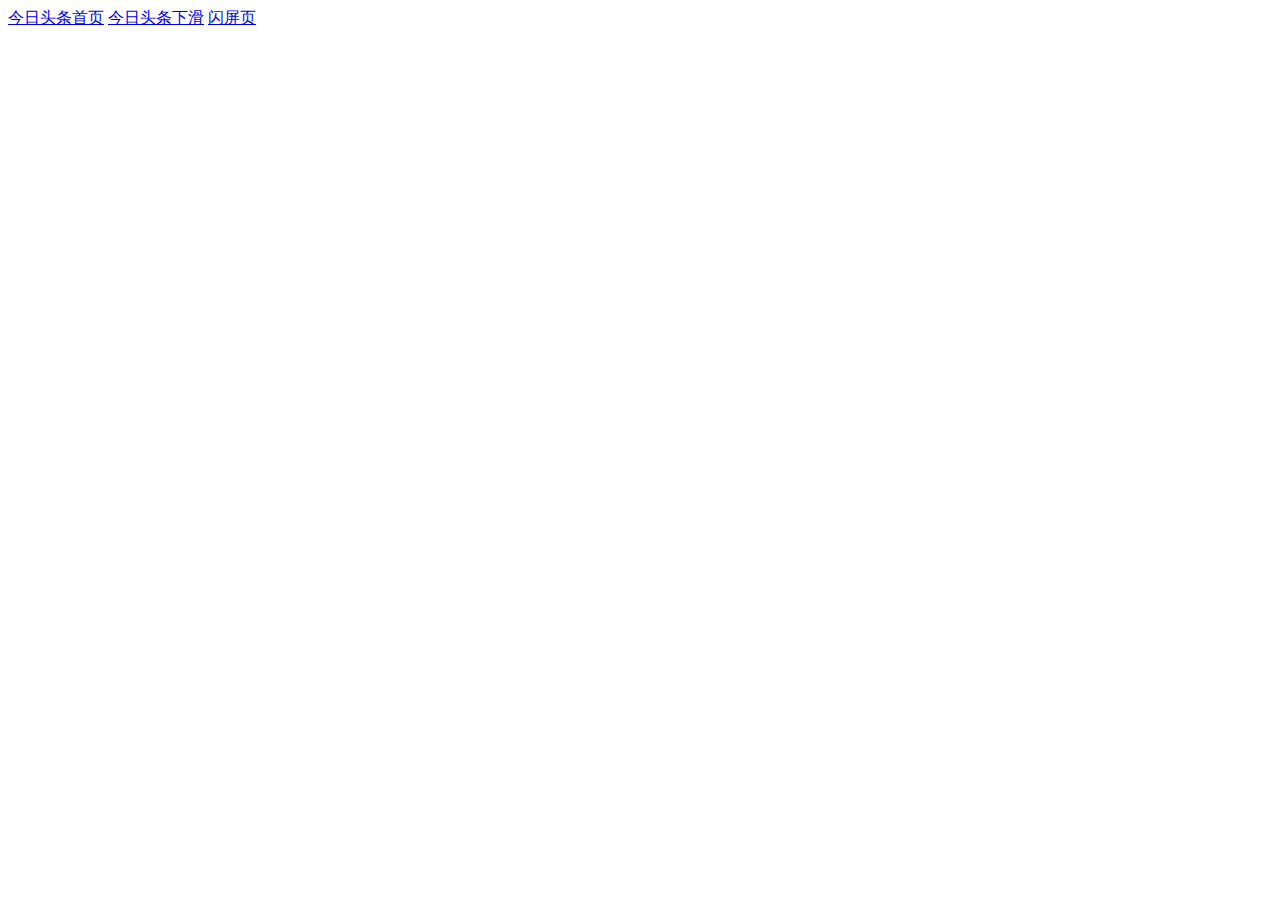
<file: index.html>
<!DOCTYPE html>
<html lang="en">
<head>
	<meta charset="UTF-8">
	<title>作业</title>
</head>
<body>
	<a href="one.html">今日头条首页</a>
	<a href="second.html">今日头条下滑</a>
	<a href="three.html">闪屏页</a>
</body>
</html>
</file>
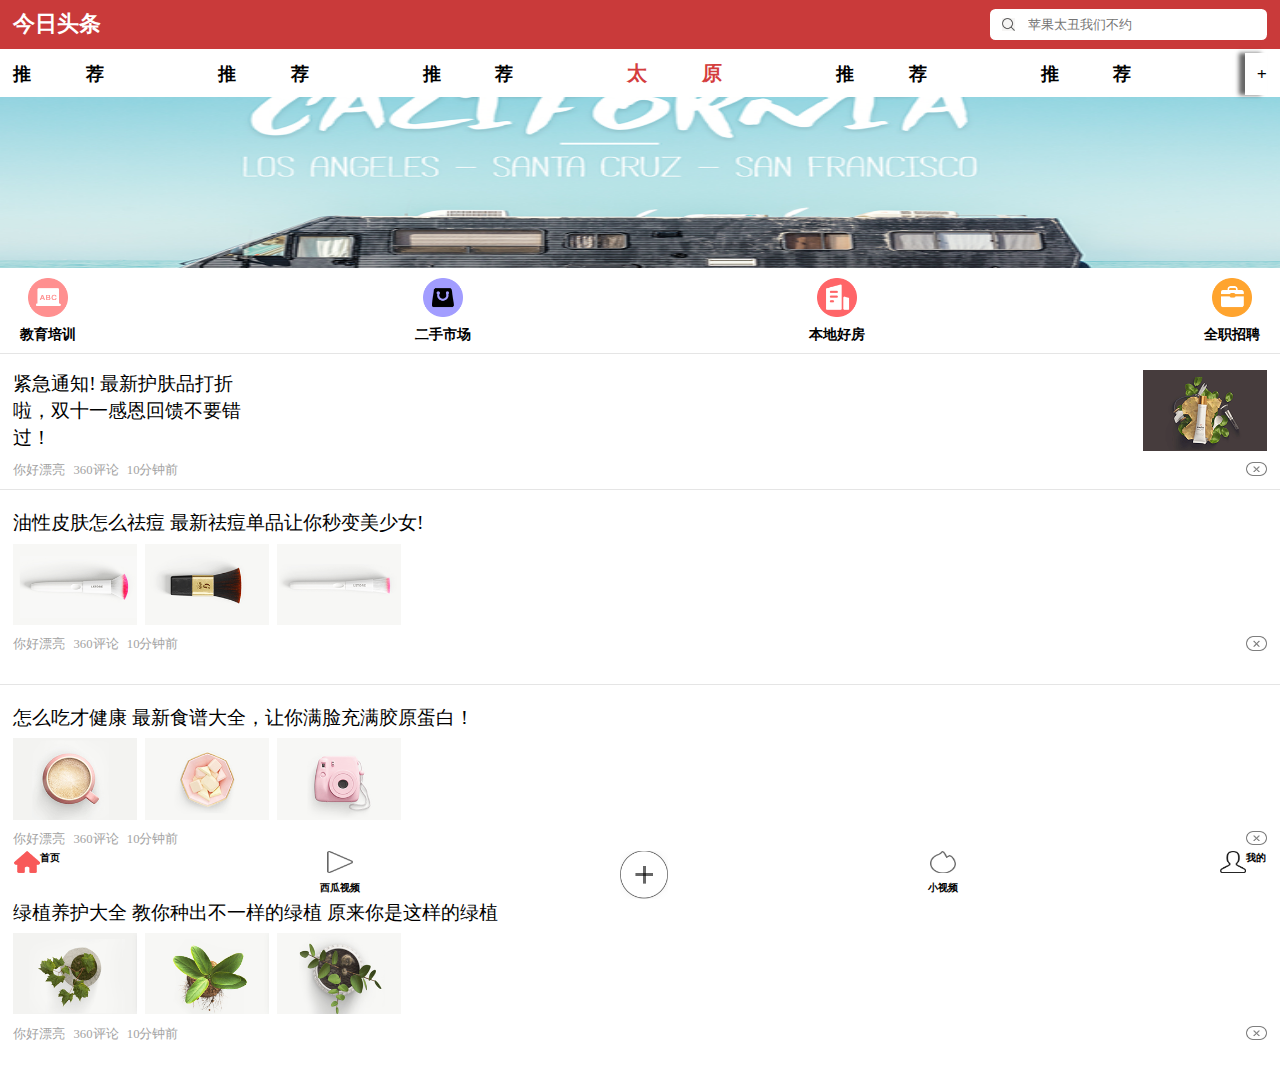
<file: one.html>
<!DOCTYPE html>
<html lang="en">
<head>
<meta name="viewport" content="width=device-width, initial-scale=1.0,maximum-scale=1.0,minimum-scale=1.0, user-scalable=0">   
	<meta charset="UTF-8">
	<title>今日头条</title>
	<link rel="stylesheet" href="css/media.css">
	<link rel="stylesheet" href="css/public.css">
	<link rel="stylesheet" href="css/index.css">
</head>
<body>
<div class="bigbox">
	<!-- 头部开始 -->
	<header>
		<h1 class="head-title">今日头条</h1>
		<div class="search">
			<input type="text" placeholder="苹果太丑我们不约">
			<img  class="search-btn" src="img/search.png" alt="">
		</div>
	</header>
	<!-- 头部结束 -->

	<!-- 导航开始 -->
	<nav> 
		<a href="">推荐</a>
		<a href="">推荐</a>
		<a href="">推荐</a>
		<a href="" class="nav_active">太原</a>
		<a href="">推荐</a>
		<a href="">推荐</a>
		<a href="" class="nav_more">+</a>
	</nav>
	<!-- 导航结束 -->

	<!-- banner开始 -->
	<div class="banner">
		<img src="img/首页_03.png" alt="">
	</div>
	<!-- banner结束 -->

	<!-- 分类导航开始 -->
	<ul class="category">
		<li>
			<img src="img/首页_10.png" alt="">
			<h1>教育培训</h1>
		</li>
		<li>
			<img src="img/首页_07.png" alt="">
			<h1>二手市场</h1>
		</li>
		<li>
			<img src="img/首页_13.png" alt="">
			<h1>本地好房</h1>
		</li>
		<li>
			<img src="img/首页_15.png" alt="">
			<h1>全职招聘</h1>
		</li>

	</ul>
	<!-- 分类导航开始 -->

	<!-- 内容开始 -->
	<div class="box">
		<div class="item">
			<div class="item-top">
				<div class="item-top-left">紧急通知! 最新护肤品打折啦，双十一感恩回馈不要错过！</div>
				<img  class="item-top-right" src="img/首页_22.png" alt="">
			</div>	
			<div class="item-bottom">
				<span>你好漂亮</span>
				<span>360评论</span>
				<span>10分钟前</span>
				<img  class="item-bottom-icon" src="img/首页_42.png" alt="">
			</div>
		</div>
		<div class="items">
			<div class="items-top">油性皮肤怎么祛痘 最新祛痘单品让你秒变美少女!</div>
			<div class="items-zhong">
				<img src="img/首页_26.png" alt="">
				<img src="img/首页_28.png" alt="">
				<img src="img/首页_30.png" alt="">
			</div>
			<div class="item-bottom">
				<span>你好漂亮</span>
				<span>360评论</span>
				<span>10分钟前</span>
				<img  class="item-bottom-icon" src="img/首页_42.png" alt="">
			</div>
		</div>
		<div class="items">
			<div class="items-top">怎么吃才健康  最新食谱大全，让你满脸充满胶原蛋白！</div>
			<div class="items-zhong">
				<img src="img/首页_35.png" alt="">
				<img src="img/首页_36.png" alt="">
				<img src="img/首页_37.png" alt="">
			</div>
			<div class="item-bottom">
				<span>你好漂亮</span>
				<span>360评论</span>
				<span>10分钟前</span>
				<img  class="item-bottom-icon" src="img/首页_42.png" alt="">
			</div>
		</div>
		<div class="items">
			<div class="items-top">绿植养护大全 教你种出不一样的绿植 原来你是这样的绿植</div>
			<div class="items-zhong">
				<img src="img/zhiwu_03.png" alt="">
				<img src="img/zhiwu_05.png" alt="">
				<img src="img/zhiwu_07.png" alt="">
			</div>
			<div class="item-bottom">
				<span>你好漂亮</span>
				<span>360评论</span>
				<span>10分钟前</span>
				<img  class="item-bottom-icon" src="img/首页_42.png" alt="">
			</div>
		</div>
		<ul class="footer">
			<li>
				<img src="img/footer_06.png" alt="">
				<h1>首页</h1>
			</li>
		  	<li class="footer-item2">
		  		<img src="img/footer_12.png"  alt="">
				<h1>西瓜视频</h1>
		  	</li>
		  	<li>
		  		<img src="img/footer_03.png"  class="footer-item1" alt="">
		  	</li>
		  	<li>
		  		<img src="img/footer_09.png" alt="">
				<h1>小视频</h1>
		  	</li>
		  	<li>
		  		<img src="img/footer_4.png" alt="">
				<h1>我的</h1>
		  	</li>
		  	
		</ul>
	</div>
	<!-- 内容结束 -->
</div>
</body>
</html>
</file>
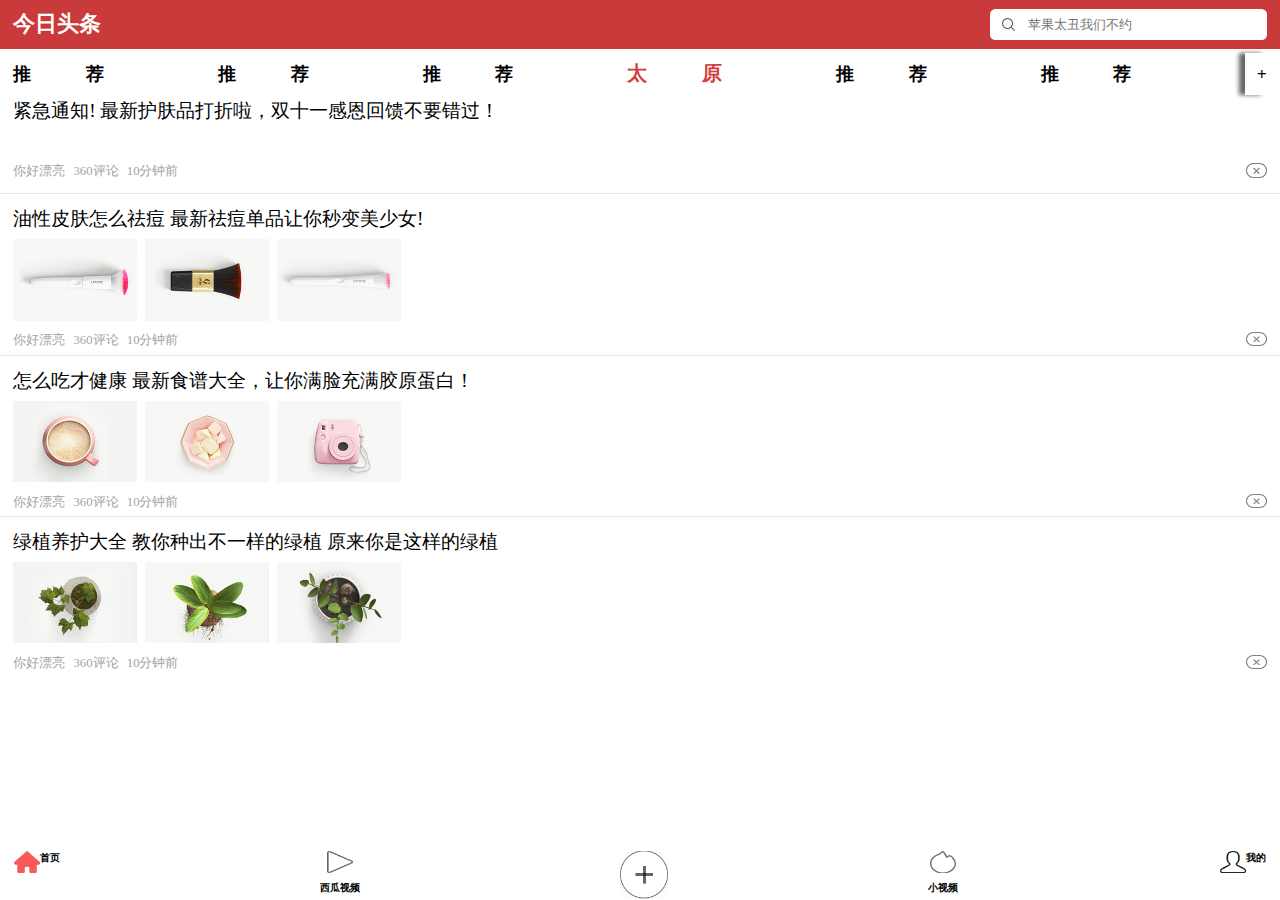
<file: second.html>
<!DOCTYPE html>
<html lang="en">
<head>
<meta name="viewport" content="width=device-width, initial-scale=1.0,maximum-scale=1.0,minimum-scale=1.0, user-scalable=0">
	<meta charset="UTF-8">
	<title>second</title>
	<link rel="stylesheet" href="css/media.css">
	<link rel="stylesheet" href="css/public.css">
	<link rel="stylesheet" href="css/second.css">
</head>
<body>
	<div class="box">
		<header>
			<h1 class="head-title">今日头条</h1>
			<div class="search">
				<input type="text" placeholder="苹果太丑我们不约">
				<img  class="search-btn" src="img/search.png" alt="">
			</div>
		</header>

		<nav> 
			<a href="">推荐</a>
			<a href="">推荐</a>
			<a href="">推荐</a>
			<a href="" class="nav_active">太原</a>
			<a href="">推荐</a>
			<a href="">推荐</a>
			<a href="" class="nav_more">+</a>
		</nav>

		<div class="item">
			<div class="item-top">紧急通知! 最新护肤品打折啦，双十一感恩回馈不要错过！</div>	
			<div class="item-bottom">
				<span>你好漂亮</span>
				<span>360评论</span>
				<span>10分钟前</span>
				<img  class="item-bottom-icon" src="img/首页_42.png" alt="">
			</div>
		</div>
		<div class="items">
			<div class="items-top">油性皮肤怎么祛痘 最新祛痘单品让你秒变美少女!</div>
			<div class="items-zhong">
				<img src="img/首页_26.png" alt="">
				<img src="img/首页_28.png" alt="">
				<img src="img/首页_30.png" alt="">
			</div>
			<div class="item-bottom">
				<span>你好漂亮</span>
				<span>360评论</span>
				<span>10分钟前</span>
				<img  class="item-bottom-icon" src="img/首页_42.png" alt="">
			</div>
		</div>
		<div class="items">
			<div class="items-top">怎么吃才健康  最新食谱大全，让你满脸充满胶原蛋白！</div>
			<div class="items-zhong">
				<img src="img/首页_35.png" alt="">
				<img src="img/首页_36.png" alt="">
				<img src="img/首页_37.png" alt="">
			</div>
			<div class="item-bottom">
				<span>你好漂亮</span>
				<span>360评论</span>
				<span>10分钟前</span>
				<img  class="item-bottom-icon" src="img/首页_42.png" alt="">
			</div>
		</div>
		<div class="items">
			<div class="items-top">绿植养护大全 教你种出不一样的绿植 原来你是这样的绿植</div>
			<div class="items-zhong">
				<img src="img/zhiwu_03.png" alt="">
				<img src="img/zhiwu_05.png" alt="">
				<img src="img/zhiwu_07.png" alt="">
			</div>
			<div class="item-bottom">
				<span>你好漂亮</span>
				<span>360评论</span>
				<span>10分钟前</span>
				<img  class="item-bottom-icon" src="img/首页_42.png" alt="">
			</div>
		</div>
		<ul class="footer">
			<li>
				<img src="img/footer_06.png" alt="">
				<h1>首页</h1>
			</li>
		  	<li class="footer-item2">
		  		<img src="img/footer_12.png"  alt="">
				<h1>西瓜视频</h1>
		  	</li>
		  	<li>
		  		<img src="img/footer_03.png"  class="footer-item1" alt="">
		  	</li>
		  	<li>
		  		<img src="img/footer_09.png" alt="">
				<h1>小视频</h1>
		  	</li>
		  	<li>
		  		<img src="img/footer_4.png" alt="">
				<h1>我的</h1>
		  	</li>
		</ul>
	</div>
</body>
</html>
</file>
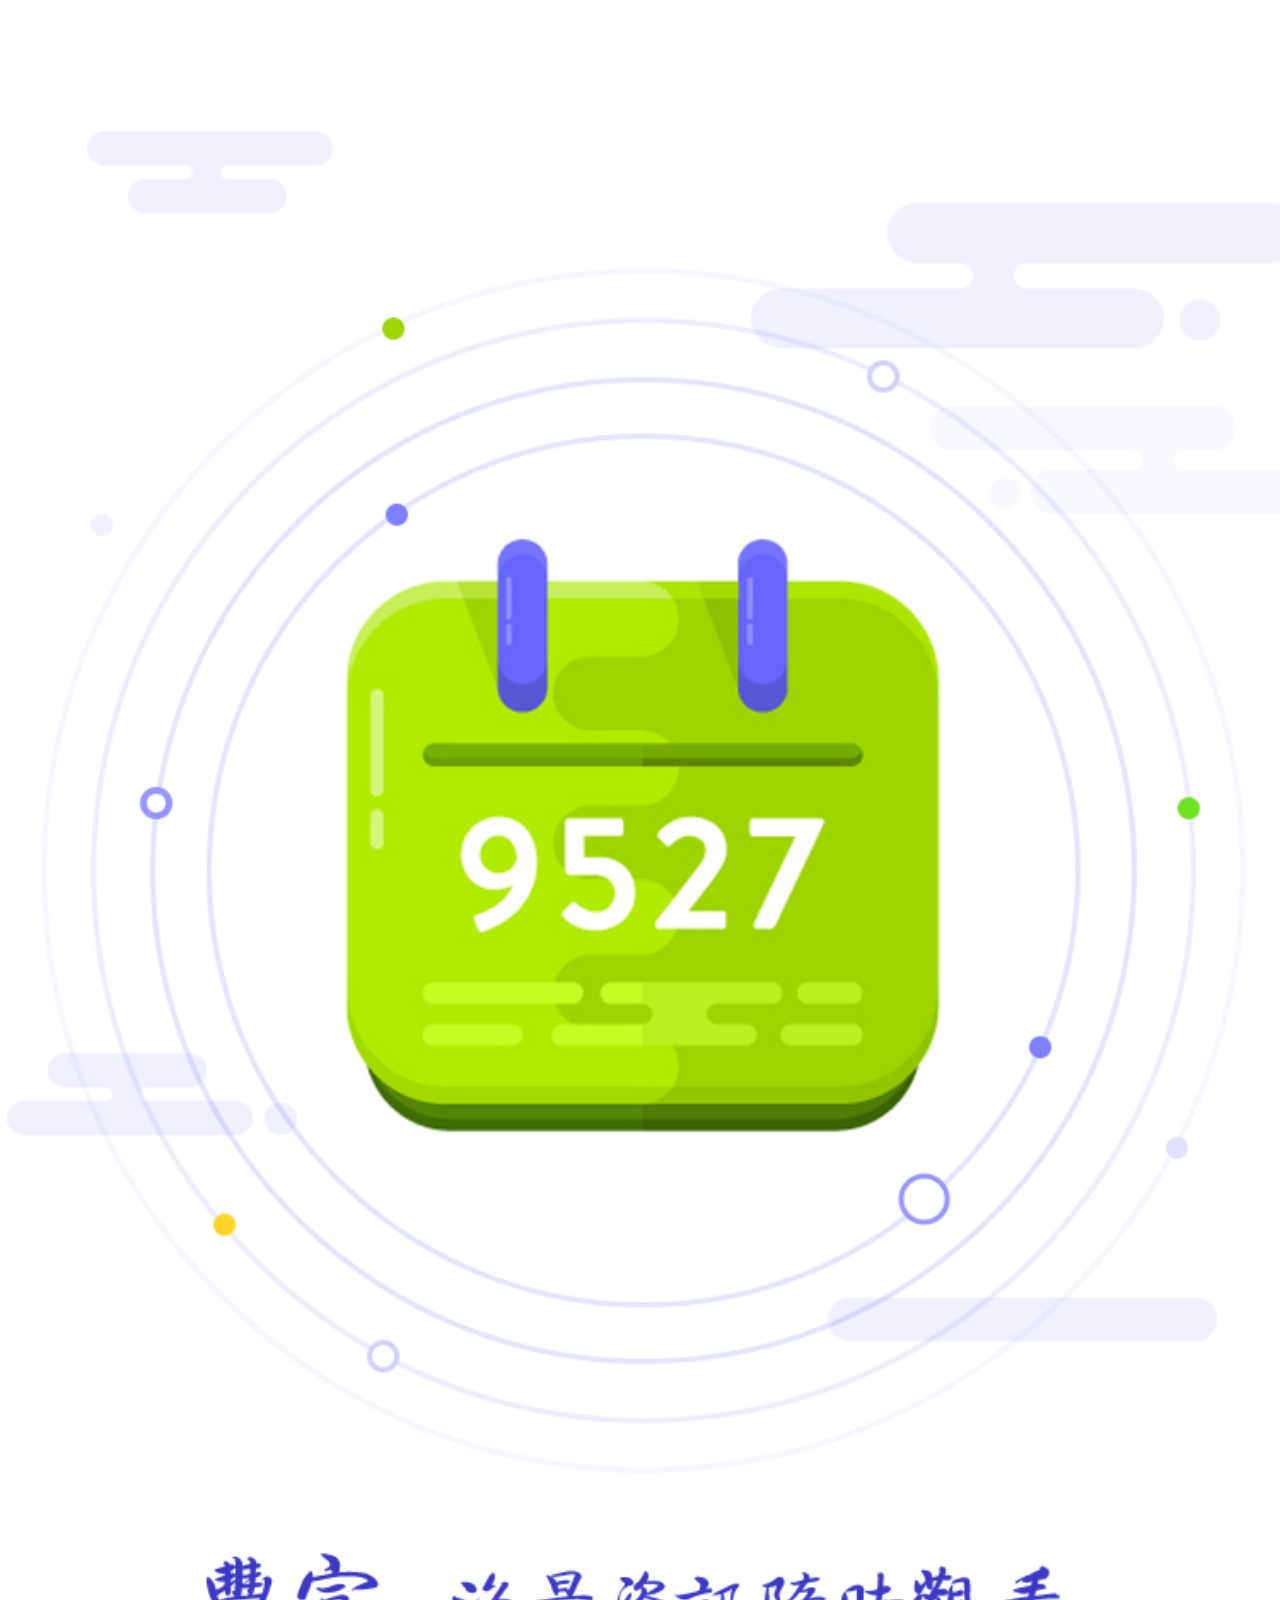
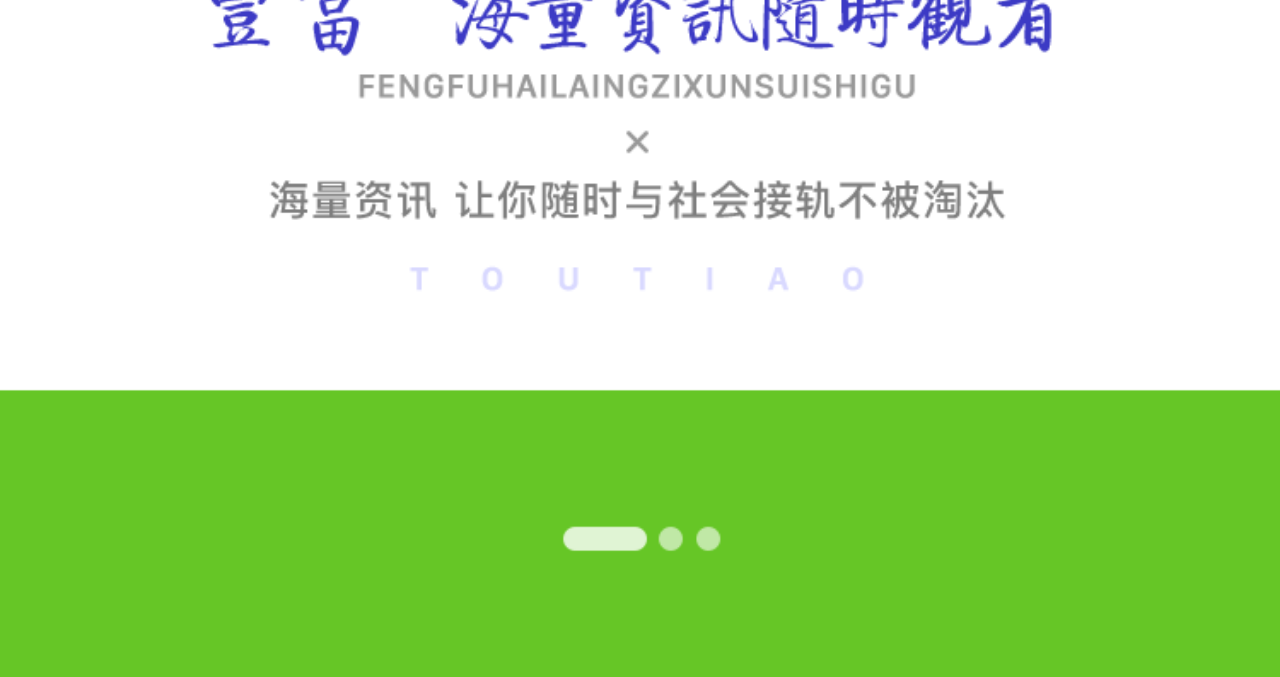
<file: three.html>
<!DOCTYPE html>
<html lang="en">
<head>
  <meta charset="utf-8">
  <title>Swiper demo</title>
 <meta name="viewport" content="width=device-width, initial-scale=1.0,maximum-scale=1.0,minimum-scale=1.0, user-scalable=0">
  <link rel="stylesheet" href="css/public.css">
  <link rel="stylesheet" href="css/swiper.min.css">
  <link rel="stylesheet" href="css/media.css">
  <script src="js/jquery.js"></script>
  <script src="js/swiper.min.js"></script>
</head>
<body>
  <div class="swiper-container">
    <div class="swiper-wrapper">
      <div class="swiper-slide"><img width="100%" height="100%" src="img/shanping1.png"/></div>
      <div class="swiper-slide"> <img  width="100%" height="100%"  src="img/shanping2.png"/></div>
    </div>
  </div>
</body>
</html>
<script>
    var mySwiper = new Swiper('.swiper-container', {
  autoplay:2000,
  effect : 'slide',
  loop : true,
  })
</script>
</file>
<file: css/media.css>
html {
  font-size: 100px;
}

/* 设备：   400   53.33333
设备：   375   50  
设计稿： 750   100
1rem=50px 
设备大小/设计稿的大小*实际盒子大小

750  100
1rem=100px   .5rem=50px
1rem=50px    .5rem=25px
1rem=48px    .5rem=24px


750下 1rem =100px的话    .5rem =50px
375下 1rem =50px的话     .5rem =25px
 */

@media screen and (min-width: 320px) {
  html {
    font-size: 42.66667px;
  }
}

@media screen and (min-width: 360px) {
  html {
    font-size: 48px;
  }
}

@media screen and (min-width: 375px) {
  html {
    font-size: 50px;
  }
}

@media screen and (min-width: 412px) {
  html {
    font-size: 54.93333px;
  }
}

@media screen and (min-width: 414px) {
  html {
    font-size: 55.2px;
  }
}

body {
  font-size: 16px;
}
</file>
<file: css/public.css>
*{
	margin: 0; /* body */
	text-decoration: none;
	padding: 0;/* ul */
    list-style-type: none;
    box-sizing: border-box;/* 浏览器自动解析padding */
}
img{
	border: 0;
	display: block;
}/* img默认有border大小，需要清除 */
</file>
<file: css/index.css>
header{
	width: 100%;
	height: .88rem;
	background-color: #c93a3a;
	padding: 0 .24rem;
	position: absolute;
	left: 0;
	right: 0;
	margin: auto;
	top: 0;
	position: fixed;
	z-index: 999;
}
.head-title{
	font-size: 0.4rem;
	color: #fff;
	line-height: .88rem;
	float: left;
}
.search{
	width: 5.01rem;
	height: .57rem;
	float: right;
	margin-top: .155rem;
	position: relative;
}
.search input{
	width: 100%;
	height: 100%;
	border: 0;
	border-radius: .1rem;
	background-color: #fff;
	padding-left: .68rem;
}
.search-btn{
	width: .24rem;
	height: .24rem;
	background-color: blue;
	position: absolute;
	left: .21rem;
	top: 0;
	bottom: 0;
	margin: auto;
}
nav{
	height: .88rem;
	width: 100%;
	background-color: #fff;
	padding: 0 .24rem;
	text-align: justify;/* 文字两端对齐，仅限内容全是文字 */
	position: absolute;
	position: fixed;
	left: 0;
	right: 0;
	margin: auto;
	top: .88rem;
	z-index: 999;
}
	
nav:after{
	content: "";/* 内容 */
	display: inline-block;/* 元素对齐 */
	width: 100%;
	font-size: 0;
	line-height: 0;
}/* 解决text-align: justify;不起作用，伪元素是给页面加内容的，作为一个标签使用 */
nav a{
	font-size: 0.32rem;
	font-weight: bold;
	color: #000;
	line-height: .88rem;
	letter-spacing: .0001rem;/* 调整字间距 */
}
.nav_active{
	font-size: 0.36rem;
	color: #d43d3d;
}
.nav_more{
	padding: .2rem 0 .2rem .21rem;
	box-shadow: -.1rem 0 .08rem rgba(0, 0, 0, .6);
}
.banner{
	margin-top:1.76rem;
}

img{
	width: 100%;
	height: 3.1rem;
	background-color: blue; 
}
.category{
	width: 100%;
	height: 1.54rem;
	padding: 0 .24rem;
	display: flex;/* 设置弹性布局 */
	flex-wrap: wrap;/* 弹性布局换行 */
	justify-content: space-between;/* 水平两端对齐 */
	align-items: center;/* 单行垂直居中 */
}

.category li{
	width: 1.26rem;
	height: 1.20rem;
	display:  flex;
	flex-wrap: wrap; 
	justify-content: center;
	align-content: space-between;

}
.category li img{
	width: .72rem;
	height: .72rem;
}
.category li h1{
	font-size: .26rem;
}

.box{
	width: 100%;
	height: 13.11rem;
	position: relative;
}
.item{
	width: 100%;
	height: 2.46rem;
	border-top: 0.02rem solid #e5e5e5;
	padding: 0 .24rem;
}
.items{
	width: 100%;
	height: 3.53rem;
	border-top: 0.02rem solid #e5e5e5;
	padding: 0 .24rem;
}
.item-top{
	width: 100%;
	height: 1.46rem;
	margin-top: 0.29rem;
}
.item-top-left{
	width: 4.65rem;
	height: 1.46rem;
	float: left;
	font-size: 0.35rem;
}
.item-top-right{
	width: 2.25rem;
	height: 1.46rem;
	float: right;
}
.item-bottom{
	margin-top: 0.2rem;
	overflow: hidden;
}
.item-bottom span{
	font-size: 0.23rem;
	color: #a3a3a3;
	margin-right: 0.15rem;
	display:block;
	float: left;
}
.item-bottom-icon{
	color: #a3a3a3;
	margin-right: 0;
	width: .37rem;
	height: .26rem;
	float: right;
}
.items-top{
	margin-top: .35rem;
	margin-right: .2rem;
	margin-bottom: .13rem;
	font-size: 0.35rem;
}
.items-zhong{
	width: 100%;
	height: 1.48rem;
}
.items-zhong img{
	width: 2.24rem;
	height: 1.47rem;
	margin-right: .15rem;
	float: left;
	margin-bottom:.21rem;
}
.items-zhong img:nth-child(3){
	margin-right: 0;	
}
.footer{
	width: 100%;
	height: 0.98rem;
	padding: 0 .24rem;
	background-color: #fff;

	position: absolute;
	left: 0;
	right: 0;
	margin: auto;
	bottom: 0;
	position: fixed;
	
	display: flex;/* 设置弹性布局 */
	flex-wrap: wrap;/* 弹性布局换行 */
	justify-content: space-between;/* 水平两端对齐 */
	align-items: center;/* 单行垂直居中 */	
}
.footer li{
	width: .87rem;
	height: .80rem;
	display:  flex;
	flex-wrap: wrap; 
	justify-content: center;
	align-content: space-between;
}
.footer li img{
	width: .47rem;
	height: .40rem;
}
.footer li h1{
	font-size: .18rem;
}
.footer .footer-item1{
	width: .87rem;
	height: .87rem;
}
.footer .footer-item2{
	width: 1rem;
	height: .8rem;
}
.big-box{
	width: 100%;
	height: 19.43rem;
	position: relative;

}
</file>
<file: css/second.css>
header{
	width: 100%;
	height: .88rem;
	background-color: #c93a3a;
	padding: 0 .24rem;
	position: absolute;
	left: 0;
	right: 0;
	margin: auto;
	top: 0;
	position: fixed;
	z-index: 999;
}
.head-title{
	font-size: 0.4rem;
	color: #fff;
	line-height: .88rem;
	float: left;
}
.search{
	width: 5.01rem;
	height: .57rem;
	float: right;
	margin-top: .155rem;
	position: relative;
}
.search input{
	width: 100%;
	height: 100%;
	border: 0;
	border-radius: .1rem;
	background-color: #fff;
	padding-left: .68rem;
}
.search-btn{
	width: .24rem;
	height: .24rem;
	background-color: blue;
	position: absolute;
	left: .21rem;
	top: 0;
	bottom: 0;
	margin: auto;
}
nav{
	height: .88rem;
	width: 100%;
	background-color: #fff;
	padding: 0 .24rem;
	text-align: justify;/* 文字两端对齐，仅限内容全是文字 */
	position: absolute;
	position: fixed;
	left: 0;
	right: 0;
	margin: auto;
	top: .88rem;
	z-index: 999;
}
	
nav:after{
	content: "";/* 内容 */
	display: inline-block;/* 元素对齐 */
	width: 100%;
	font-size: 0;
	line-height: 0;
}/* 解决text-align: justify;不起作用，伪元素是给页面加内容的，作为一个标签使用 */
nav a{
	font-size: 0.32rem;
	font-weight: bold;
	color: #000;
	line-height: .88rem;
	letter-spacing: .0001rem;/* 调整字间距 */
}
.nav_active{
	font-size: 0.36rem;
	color: #d43d3d;
}
.nav_more{
	padding: .2rem 0 .2rem .21rem;
	box-shadow: -.1rem 0 .08rem rgba(0, 0, 0, .6);
}
.box{
	width: 100%;
	position: relative;
}
.item{
	width: 100%;
	height: 1.64rem;
	padding: 0 .24rem;
	margin-top: 1.76rem;
}
.item-top{
	width: 100%;
	height: 1rem;
	margin-top: 1rem;
	font-size: 0.35rem;
}
.item-bottom{
	margin-top: 0.2rem;
	overflow: hidden;
}
.item-bottom span{
	font-size: 0.23rem;
	color: #a3a3a3;
	margin-right: 0.15rem;
	display:block;
	float: left;
}
.item-bottom-icon{
	color: #a3a3a3;
	margin-right: 0;
	width: .37rem;
	height: .26rem;
	float: right;
}
.items{
	width: 100%;
	border-top: 0.02rem solid #e5e5e5;
	padding: 0 .24rem;
	margin-top: 0.1rem;
}
.items-top{
	margin-top: .2rem;
	margin-right: .2rem;
	margin-bottom: .13rem;
	font-size: 0.35rem;
}
.items-zhong{
	width: 100%;
	height: 1.48rem;
}
.items-zhong img{
	width: 2.24rem;
	height: 1.47rem;
	margin-right: .15rem;
	float: left;
	margin-bottom:.21rem;
}
.items-zhong img:nth-child(3){
	margin-right: 0;	
}
.footer{
	width: 100%;
	height: 0.98rem;
	padding: 0 .24rem;
	background-color: #fff;

	position: absolute;
	left: 0;
	right: 0;
	margin: auto;
	bottom: 0;
	position: fixed;
	
	display: flex;/* 设置弹性布局 */
	flex-wrap: wrap;/* 弹性布局换行 */
	justify-content: space-between;/* 水平两端对齐 */
	align-items: center;/* 单行垂直居中 */	
}
.footer li{
	width: .87rem;
	height: .80rem;
	display:  flex;
	flex-wrap: wrap; 
	justify-content: center;
	align-content: space-between;
}
.footer li img{
	width: .47rem;
	height: .40rem;
}
.footer li h1{
	font-size: .18rem;
}
.footer .footer-item1{
	width: .87rem;
	height: .87rem;
}
.footer .footer-item2{
	width: 1rem;
	height: .8rem;
}
</file>
